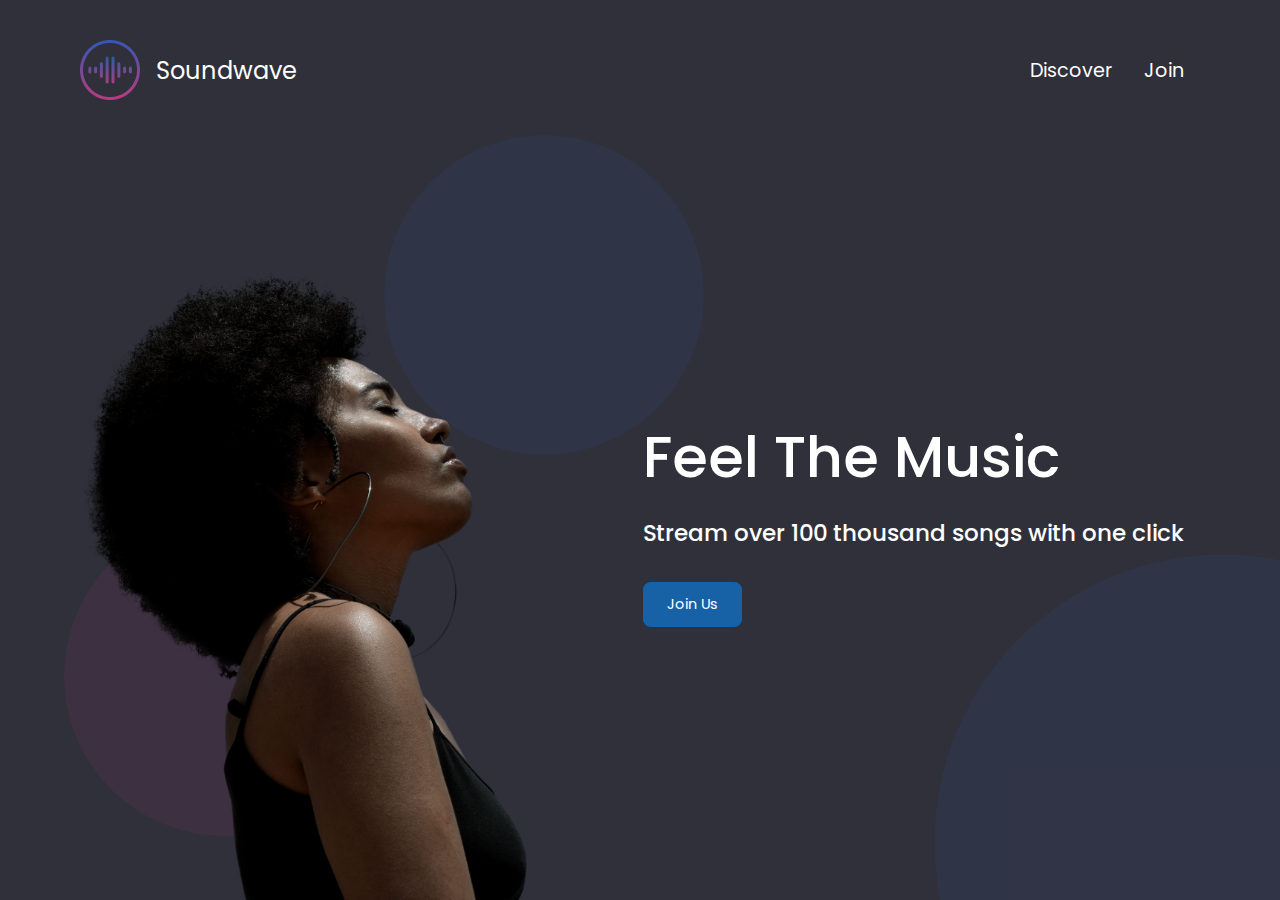
<file: index.html>
<!DOCTYPE html>
<html lang="en">
<head>
  <meta charset="UTF-8">
  <meta name="viewport" content="width=device-width, initial-scale=1.0">
  <meta http-equiv="X-UA-Compatible" content="ie=edge">
  <link href="styles.css" rel="stylesheet">
  <link href="index.css" rel="stylesheet">
  <title>Soundwave</title>
</head>
<body class="container full-height-grow">
  <header class="main-header">
    <a href="/" class="brand-logo">
      <img src="images/logo.png">
      <div class="brand-logo-name">Soundwave</div>
    </a>
    <nav class="main-nav">
      <ul>
        <li><a href="discover.html">Discover</a></li>
        <li><a href="join.html">Join</a></li>
      </ul>
    </nav>
  </header>
  <section class="home-main-section">
    <div class="img-wrapper">
      <div class="lady-image"></div>
    </div>
    <div class="call-to-action">
      <h1 class="title">Feel The Music</h1>
      <span class="subtitle">Stream over 100 thousand songs with one click</span>
      <a href="join.html" class="btn">Join Us</a>
    </div>
  </section>
  <div class="home-page-circle-1"></div>
  <div class="home-page-circle-2"></div>
  <div class="home-page-circle-3"></div>
</body>
</html>
</file>
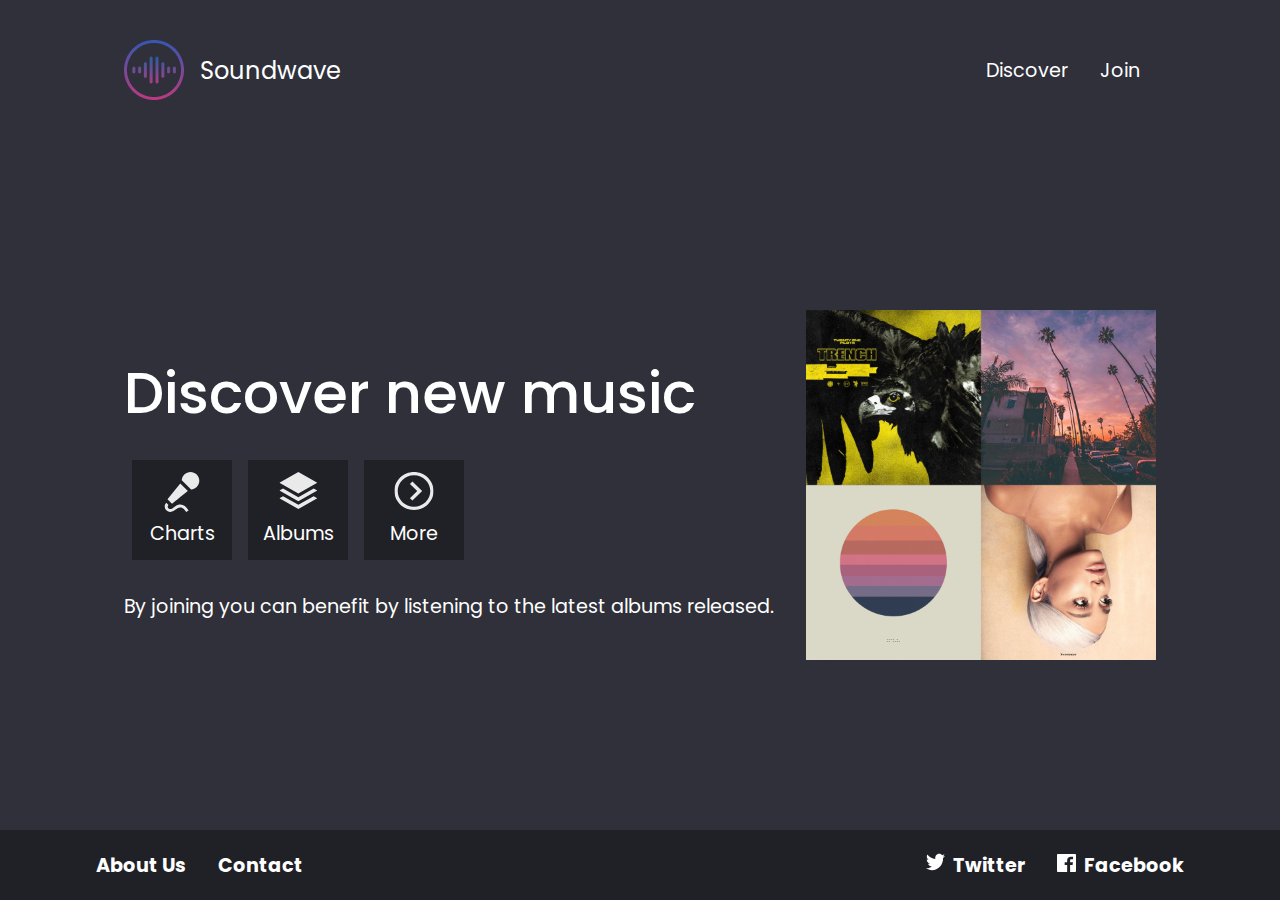
<file: discover.html>
<!DOCTYPE html>
<html lang="en">
<head>
  <meta charset="UTF-8">
  <meta name="viewport" content="width=device-width, initial-scale=1.0">
  <meta http-equiv="X-UA-Compatible" content="ie=edge">
  <link href="styles.css" rel="stylesheet">
  <link href="discover.css" rel="stylesheet">
  <title>Soundwave - Discover</title>
</head>
<body class="full-height-grow">
  <div class="container full-height-grow">
    <header class="main-header">
      <a href="/" class="brand-logo">
        <img src="images/logo.png">
        <div class="brand-logo-name">Soundwave</div>
      </a>
      <nav class="main-nav">
        <ul>
          <li><a href="discover.html">Discover</a></li>
          <li><a href="join.html">Join</a></li>
        </ul>
      </nav>
    </header>
    <section class="discover-main-section">
      <div class="call-to-action">
        <h1 class="title">Discover new music</h1>
        <div class="icon-section">
          <div class="icon">
            <img src="images/microphone.svg">
            Charts
          </div>
          <div class="icon">
            <img src="images/albums.svg">
            Albums
          </div>
          <div class="icon">
            <img src="images/more.svg">
            More
          </div>
        </div>
        By joining you can benefit by listening to the latest albums released.
      </div>
      <img class="covers-image" src="images/covers.jpg">
    </section>
  </div>

  <footer class="main-footer">
    <div class="container">
      <nav class="footer-nav">
        <ul>
          <li><a href="#">About Us</a></li>
          <li><a href="#">Contact</a></li>
        </ul>
      </nav>
      <nav class="footer-nav">
        <ul>
          <li>
            <a href="#" class="social-link">
              <img src="images/twitter.svg">
              Twitter
            </a>
          </li>
          <li>
            <a href="#" class="social-link">
              <img src="images/facebook.svg">
              Facebook
            </a>
          </li>
        </ul>
      </nav>
    </div>
  </footer>
</body>
</html>
</file>
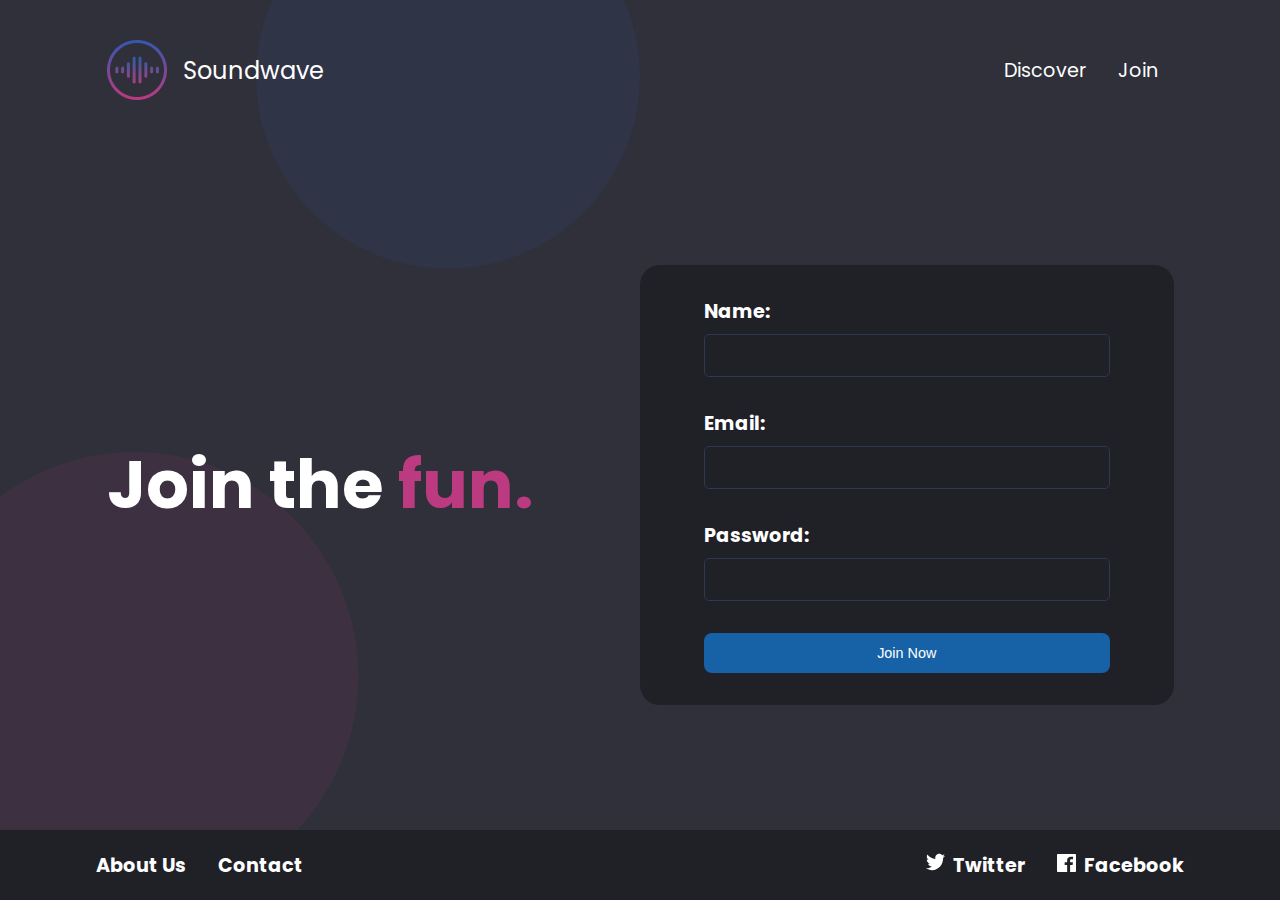
<file: join.html>
<!DOCTYPE html>
<html lang="en">
<head>
  <meta charset="UTF-8">
  <meta name="viewport" content="width=device-width, initial-scale=1.0">
  <meta http-equiv="X-UA-Compatible" content="ie=edge">
  <link href="styles.css" rel="stylesheet">
  <link href="join.css" rel="stylesheet">
  <title>Soundwave - Join</title>
</head>
<body class="full-height-grow">
  <div class="container full-height-grow">
    <header class="main-header">
      <a href="/" class="brand-logo">
        <img src="images/logo.png">
        <div class="brand-logo-name">Soundwave</div>
      </a>
      <nav class="main-nav">
        <ul>
          <li><a href="discover.html">Discover</a></li>
          <li><a href="join.html">Join</a></li>
        </ul>
      </nav>
    </header>
    <section class="join-main-section">
      <h1 class="join-text">
        Join the
        <span class="accent-text">fun.</span>
      </h1>
      <form class="join-form">
        <div class="input-group">
          <label>Name:</label>
          <input type="text">
        </div>
        <div class="input-group">
          <label>Email:</label>
          <input type="email">
        </div>
        <div class="input-group">
          <label>Password:</label>
          <input type="password">
        </div>
        <div class="input-group">
          <button type="submit" class="btn">Join Now</button>
        </div>
      </form>
    </section>
  </div>

  <div class="join-page-circle-1"></div>
  <div class="join-page-circle-2"></div>

  <footer class="main-footer">
    <div class="container">
      <nav class="footer-nav">
        <ul>
          <li><a href="#">About Us</a></li>
          <li><a href="#">Contact</a></li>
        </ul>
      </nav>
      <nav class="footer-nav">
        <ul>
          <li>
            <a href="#" class="social-link">
              <img src="images/twitter.svg">
              Twitter
            </a>
          </li>
          <li>
            <a href="#" class="social-link">
              <img src="images/facebook.svg">
              Facebook
            </a>
          </li>
        </ul>
      </nav>
    </div>
  </footer>
</body>
</html>
</file>
<file: styles.css>
@import url('https://fonts.googleapis.com/css?family=Poppins:400,500,700');

*, *::before, *::after {
  box-sizing: border-box;
}

body {
  padding: 0;
  margin: 0;
  background-color: #2F303A;
  font-family: Poppins, sans-serif;
  font-size: 1.2rem;
  color: white;
  min-height: 100vh;
}

.full-height-grow {
  display: flex;
  flex-direction: column;
}

.brand-logo {
  display: flex;
  align-items: center;
  font-size: 1.25em;
  color: inherit;
  text-decoration: none;
}

.brand-logo-name {
  margin-left: 1rem;
}

.main-nav ul, .footer-nav ul {
  display: flex;
  margin: 0;
  padding: 0;
  list-style: none;
}

.main-nav a, .footer-nav a {
  color: inherit;
  text-decoration: none;
  padding: 1rem;
}

.main-nav a:hover, .footer-nav a:hover  {
  color: #adadad;
}

.main-header, .main-footer {
  display: flex;
  justify-content: space-between;
  align-items: center;
}

.main-header {
  height: 140px;
}

.main-footer {
  height: 70px;
  background-color: #202027;
  font-weight: bold;
}

.social-link img {
  width: 1em;
  margin-right: .25rem;
}

.main-footer .container {
  display: flex;
  justify-content: space-between;
}

.container {
  max-width: 1200px;
  margin: 0 auto;
  padding: 0 40px;
  flex-grow: 1;
}

.title {
  font-weight: 500;
  font-size: 3em;
  margin-bottom: 1rem;
  margin-top: 0;
}

.subtitle {
  font-weight: 500;
  font-size: 1.2em;
  margin-bottom: 2rem;
}

.btn {
  color: white;
  background-color: #1762A7;
  padding: .75rem 1.5rem;
  border-radius: .5rem;
  text-decoration: none;
  font-size: .9rem;
  outline: none;
  border: none;
  cursor: pointer;
}

.btn:hover {
  background-color: #2180d8;
}

.btn:focus {
  background-color: #2796ff;
}
</file>
<file: index.css>
.home-main-section {
  display: flex;
  align-items: stretch;
  justify-content: space-between;
  flex-grow: 1;
}

.home-main-section .img-wrapper {
  flex-grow: 1;
  flex-direction: column;
  display: flex;
  align-items: stretch;
  justify-content: flex-end;
}

.home-main-section .lady-image {
  background-image: url(images/landing-page-girl.png);
  flex-grow: 1;
  max-height: 70vh;
  min-width: 30vw;
  background-size: contain;
  background-repeat: no-repeat;
  background-position: bottom left;
}

.home-main-section .call-to-action {
  display: flex;
  flex-direction: column;
  align-items: flex-start;
  margin: 1rem;
  align-self: center;
}

@media (max-width: 900px) {
  .home-main-section .img-wrapper {
    display: none;
  }

  .home-main-section {
    justify-content: center;
  }
}

.home-page-circle-1 {
  position: absolute;
  width: 25vw;
  height: 25vw;
  border-radius: 50%;
  background-color: rgb(188, 58, 128, .1);
  bottom: 5vw;
  left: 5vw;
  z-index: -1;
}

.home-page-circle-2 {
  position: absolute;
  width: 25vw;
  height: 25vw;
  border-radius: 50%;
  background-color: rgb(52, 87, 178, .1);
  top: 15vh;
  left: 30vw;
  z-index: -1;
}

.home-page-circle-3 {
  position: absolute;
  overflow: hidden;
  width: 45vw;
  height: 45vw;
  bottom: 0;
  right: 0;
  z-index: -1;
}

.home-page-circle-3::before {
  content: '';
  transform: translate(40%, 40%);
  position: absolute;
  height: 100%;
  width: 100%;
  border-radius: 50%;
  background-color: rgb(52, 87, 178, .1);
}
</file>
<file: discover.css>
.discover-main-section {
  display: flex;
  align-items: center;
  justify-content: space-between;
  flex-grow: 1;
}

.discover-main-section .covers-image {
  width: 30vw;
  margin-left: 2rem;
  height: auto;
  max-width: 350px;
}

.icon-section {
  display: flex;
}

.icon {
  display: flex;
  flex-direction: column;
  justify-content: space-between;
  align-items: center;
  margin: .5rem;
  padding: .75rem;
  width: 100px;
  height: 100px;
  background-color: #202027;
  margin-bottom: 2rem;
}

.icon img {
  width: 40px;
}

@media (max-width: 800px) {
  .discover-main-section {
    flex-direction: column;
    justify-content: center;
  }

  .discover-main-section .covers-image {
    margin-top: 2rem;
    height: 30vh;
    width: auto;
  }
}
</file>
<file: join.css>
.join-main-section {
  display: flex;
  justify-content: space-between;
  align-items: center;
  flex-grow: 1;
}

.join-text {
  font-size: 3.5em;
  font-weight: bold;
  margin: 0;
}

.accent-text {
  color: #BC3A80;
}

.join-form {
  background-color: #202027;
  width: 50vw;
  max-width: 50%;
  padding: 2rem 4rem;
  border-radius: 20px;
}

.input-group {
  margin-bottom: 2rem;
  display: flex;
  flex-direction: column;
}

.input-group:last-child {
  margin-bottom: 0;
}

.input-group label {
  font-weight: bold;
  margin-bottom: .5rem;
}

.input-group input {
  outline: none;
  background: none;
  border: 1px solid #2E3852;
  font-size: 1em;
  padding: .5em;
  color: inherit;
  border-radius: 5px;
}

.input-group input:focus {
  border-color: #596da0;
}

@media (max-width: 900px) {
  .join-main-section {
    flex-direction: column;
    justify-content: center;
  }

  .join-form {
    width: 80vw;
    max-width: inherit;
    margin: 2rem 0;
  }
}

.join-page-circle-1 {
  position: absolute;
  overflow: hidden;
  width: 35vw;
  height: 35vw;
  bottom: 0;
  left: 0;
  z-index: -1;
}

.join-page-circle-1::before {
  content: '';
  transform: translateX(-20%);
  position: absolute;
  height: 100%;
  width: 100%;
  border-radius: 50%;
  background-color: rgb(188, 58, 128, .1);
}

.join-page-circle-2 {
  position: absolute;
  overflow: hidden;
  width: 30vw;
  height: 30vw;
  top: 0;
  left: 20vw;
  z-index: -1;
}

.join-page-circle-2::before {
  content: '';
  transform: translateY(-30%);
  position: absolute;
  height: 100%;
  width: 100%;
  border-radius: 50%;
  background-color: rgb(52, 87, 178, .1);
}
</file>
